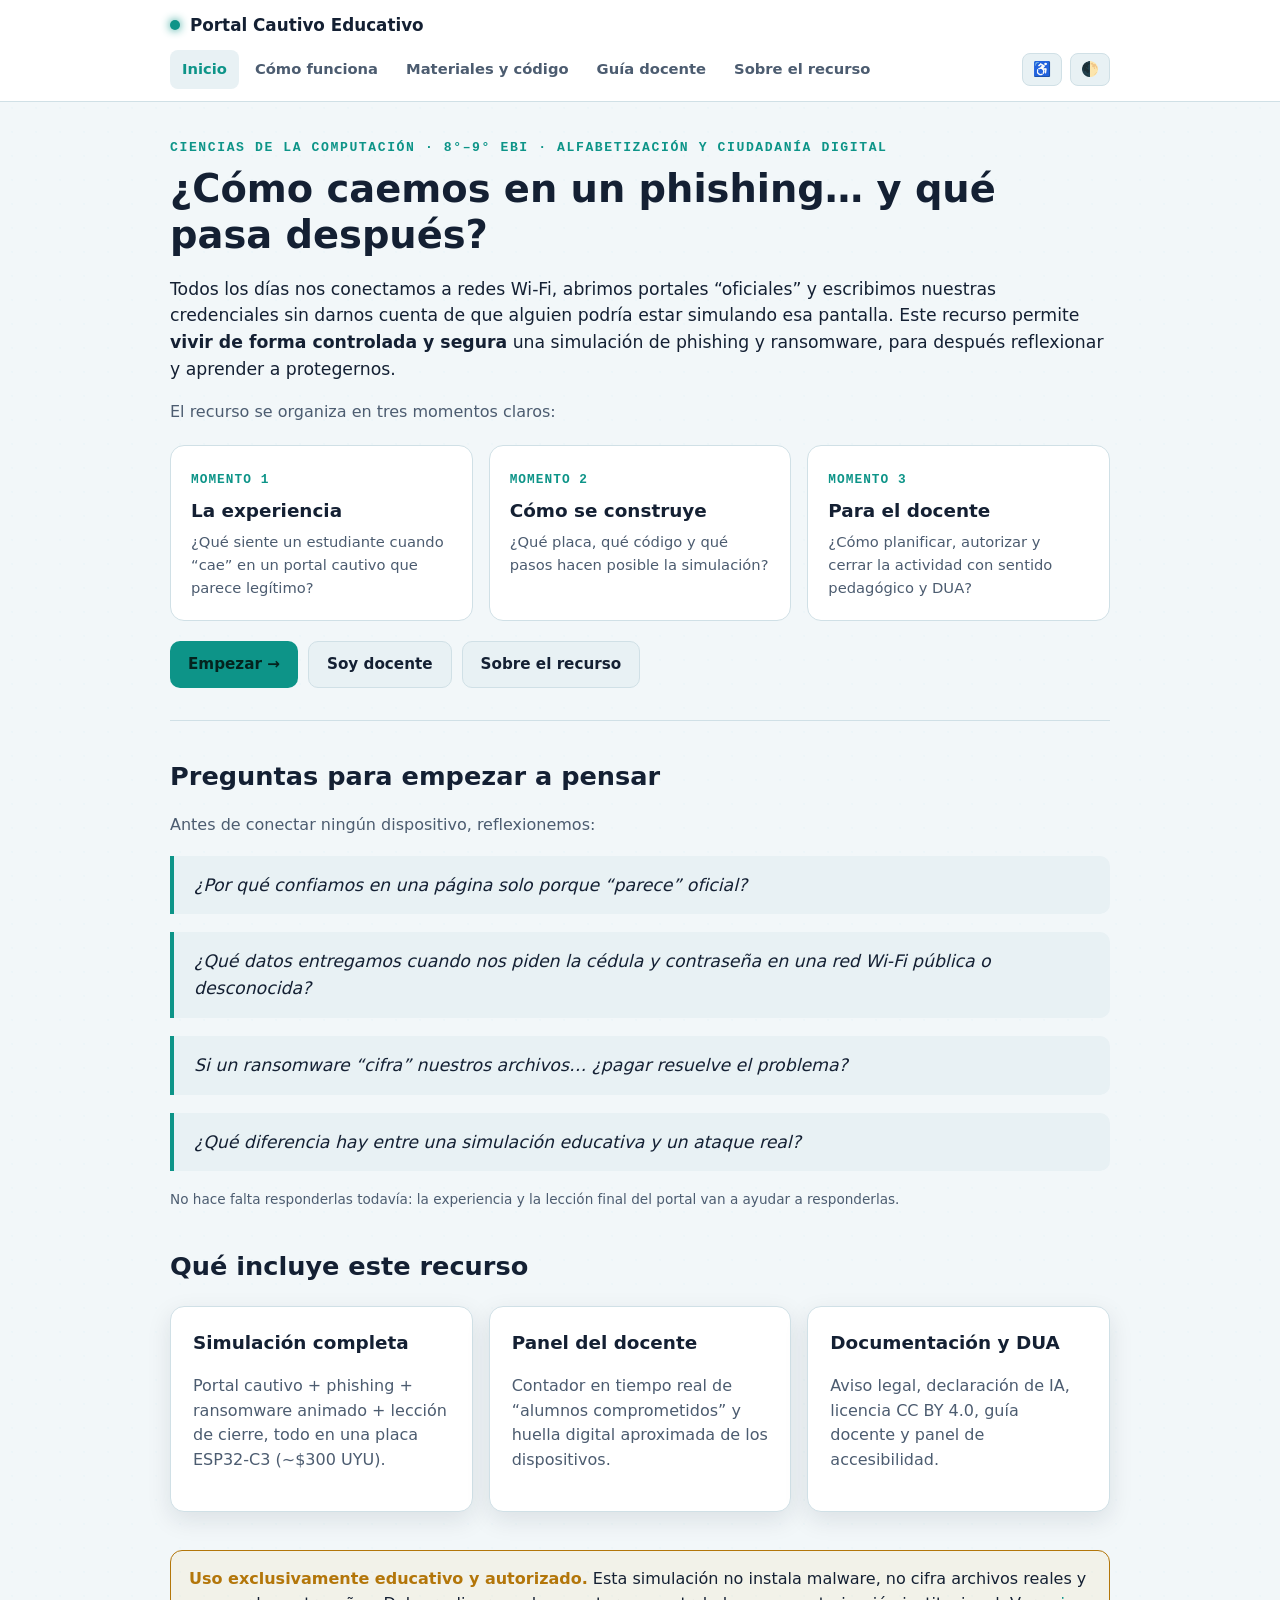
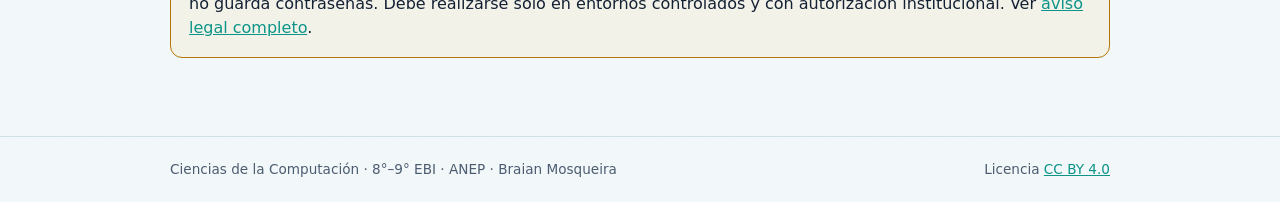
<file: index.html>
<!DOCTYPE html>
<html lang="es">
<head>
<meta charset="UTF-8">
<meta name="viewport" content="width=device-width, initial-scale=1.0">
<script>if(new URLSearchParams(location.search).has("embed")){document.documentElement.classList.add("embed");}</script>
<title>Portal Cautivo Educativo — Phishing y Ransomware | 8°–9° EBI</title>
<meta name="description" content="Simulación educativa controlada de phishing y ransomware con ESP32 para 8° y 9° EBI. Alfabetización y Ciudadanía Digital.">
<link rel="stylesheet" href="assets/style.css">
</head>
<body>

<header class="site">
  <div class="nav-row">
    <a class="brand" href="index.html"><span class="dot"></span>Portal Cautivo Educativo</a>
    <nav class="links">
      <a href="index.html" class="active">Inicio</a>
      <a href="como-funciona.html">Cómo funciona</a>
      <a href="materiales.html">Materiales y código</a>
      <a href="guia-docente.html">Guía docente</a>
      <a href="recursos-docentes.html">Sobre el recurso</a>
    </nav>
    <div class="header-actions">
      <button class="icon-btn" id="a11y-toggle" aria-label="Abrir panel de accesibilidad" aria-expanded="false" title="Accesibilidad">♿</button>
      <button class="icon-btn" onclick="cycleTheme()" title="Cambiar tema" aria-label="Cambiar tema">🌓</button>
    </div>
  </div>
  <div class="a11y-panel" id="a11y-panel" role="dialog" aria-label="Opciones de accesibilidad">
    <h3>Accesibilidad</h3>
    <div class="a11y-group">
      <label>Tema</label>
      <div class="a11y-btns">
        <button type="button" data-theme="light">Claro</button>
        <button type="button" data-theme="dark">Oscuro</button>
        <button type="button" data-theme="contrast">Alto contraste</button>
      </div>
    </div>
    <div class="a11y-group">
      <label>Tamaño de texto</label>
      <div class="a11y-btns">
        <button type="button" data-fs="sm">A−</button>
        <button type="button" data-fs="md">A</button>
        <button type="button" data-fs="lg">A+</button>
        <button type="button" data-fs="xl">A++</button>
      </div>
    </div>
    <div class="a11y-group">
      <label>Lectura</label>
      <div class="a11y-btns">
        <button type="button" data-dyslexia="off">Normal</button>
        <button type="button" data-dyslexia="on">Dislexia</button>
      </div>
    </div>
    <div class="a11y-group">
      <label>Movimiento</label>
      <div class="a11y-btns">
        <button type="button" data-motion="off">Normal</button>
        <button type="button" data-motion="on">Reducir</button>
      </div>
    </div>
    <p class="small" style="margin:8px 0 0;">Las preferencias se guardan en este navegador.</p>
  </div>
</header>

<main>
  <div class="container">
    <p class="eyebrow">Ciencias de la Computación · 8°–9° EBI · Alfabetización y Ciudadanía Digital</p>
    <h1>¿Cómo caemos en un phishing… y qué pasa después?</h1>
    <p class="lead">
      Todos los días nos conectamos a redes Wi-Fi, abrimos portales “oficiales” y escribimos
      nuestras credenciales sin darnos cuenta de que alguien podría estar simulando esa pantalla.
      Este recurso permite <strong>vivir de forma controlada y segura</strong> una simulación de
      phishing y ransomware, para después reflexionar y aprender a protegernos.
    </p>

    <p>El recurso se organiza en tres momentos claros:</p>

    <div class="grid">
      <a class="stage-card" href="como-funciona.html">
        <span class="stage-num">MOMENTO 1</span>
        <h3>La experiencia</h3>
        <p>¿Qué siente un estudiante cuando “cae” en un portal cautivo que parece legítimo?</p>
      </a>
      <a class="stage-card" href="materiales.html">
        <span class="stage-num">MOMENTO 2</span>
        <h3>Cómo se construye</h3>
        <p>¿Qué placa, qué código y qué pasos hacen posible la simulación?</p>
      </a>
      <a class="stage-card" href="guia-docente.html">
        <span class="stage-num">MOMENTO 3</span>
        <h3>Para el docente</h3>
        <p>¿Cómo planificar, autorizar y cerrar la actividad con sentido pedagógico y DUA?</p>
      </a>
    </div>

    <div class="btn-row">
      <a class="btn" href="como-funciona.html">Empezar →</a>
      <a class="btn secondary" href="guia-docente.html">Soy docente</a>
      <a class="btn secondary" href="recursos-docentes.html">Sobre el recurso</a>
    </div>

    <hr class="sep">

    <h2>Preguntas para empezar a pensar</h2>
    <p>Antes de conectar ningún dispositivo, reflexionemos:</p>
    <blockquote class="question">¿Por qué confiamos en una página solo porque “parece” oficial?</blockquote>
    <blockquote class="question">¿Qué datos entregamos cuando nos piden la cédula y contraseña en una red Wi-Fi pública o desconocida?</blockquote>
    <blockquote class="question">Si un ransomware “cifra” nuestros archivos… ¿pagar resuelve el problema?</blockquote>
    <blockquote class="question">¿Qué diferencia hay entre una simulación educativa y un ataque real?</blockquote>
    <p class="small">No hace falta responderlas todavía: la experiencia y la lección final del portal van a ayudar a responderlas.</p>

    <h2>Qué incluye este recurso</h2>
    <div class="grid">
      <div class="card">
        <h3>Simulación completa</h3>
        <p>Portal cautivo + phishing + ransomware animado + lección de cierre, todo en una placa ESP32-C3 (~$300 UYU).</p>
      </div>
      <div class="card">
        <h3>Panel del docente</h3>
        <p>Contador en tiempo real de “alumnos comprometidos” y huella digital aproximada de los dispositivos.</p>
      </div>
      <div class="card">
        <h3>Documentación y DUA</h3>
        <p>Aviso legal, declaración de IA, licencia CC BY 4.0, guía docente y panel de accesibilidad.</p>
      </div>
    </div>

    <div class="callout warn">
      <strong>Uso exclusivamente educativo y autorizado.</strong>
      Esta simulación no instala malware, no cifra archivos reales y no guarda contraseñas.
      Debe realizarse solo en entornos controlados y con autorización institucional.
      Ver <a href="aviso-legal.html">aviso legal completo</a>.
    </div>
  </div>
</main>

<footer class="site">
  <div class="container">
    <span>Ciencias de la Computación · 8°–9° EBI · ANEP · Braian Mosqueira</span>
    <span>Licencia <a href="licencia.html">CC BY 4.0</a></span>
  </div>
</footer>

<script src="assets/a11y.js"></script>
</body>
</html>
</file>
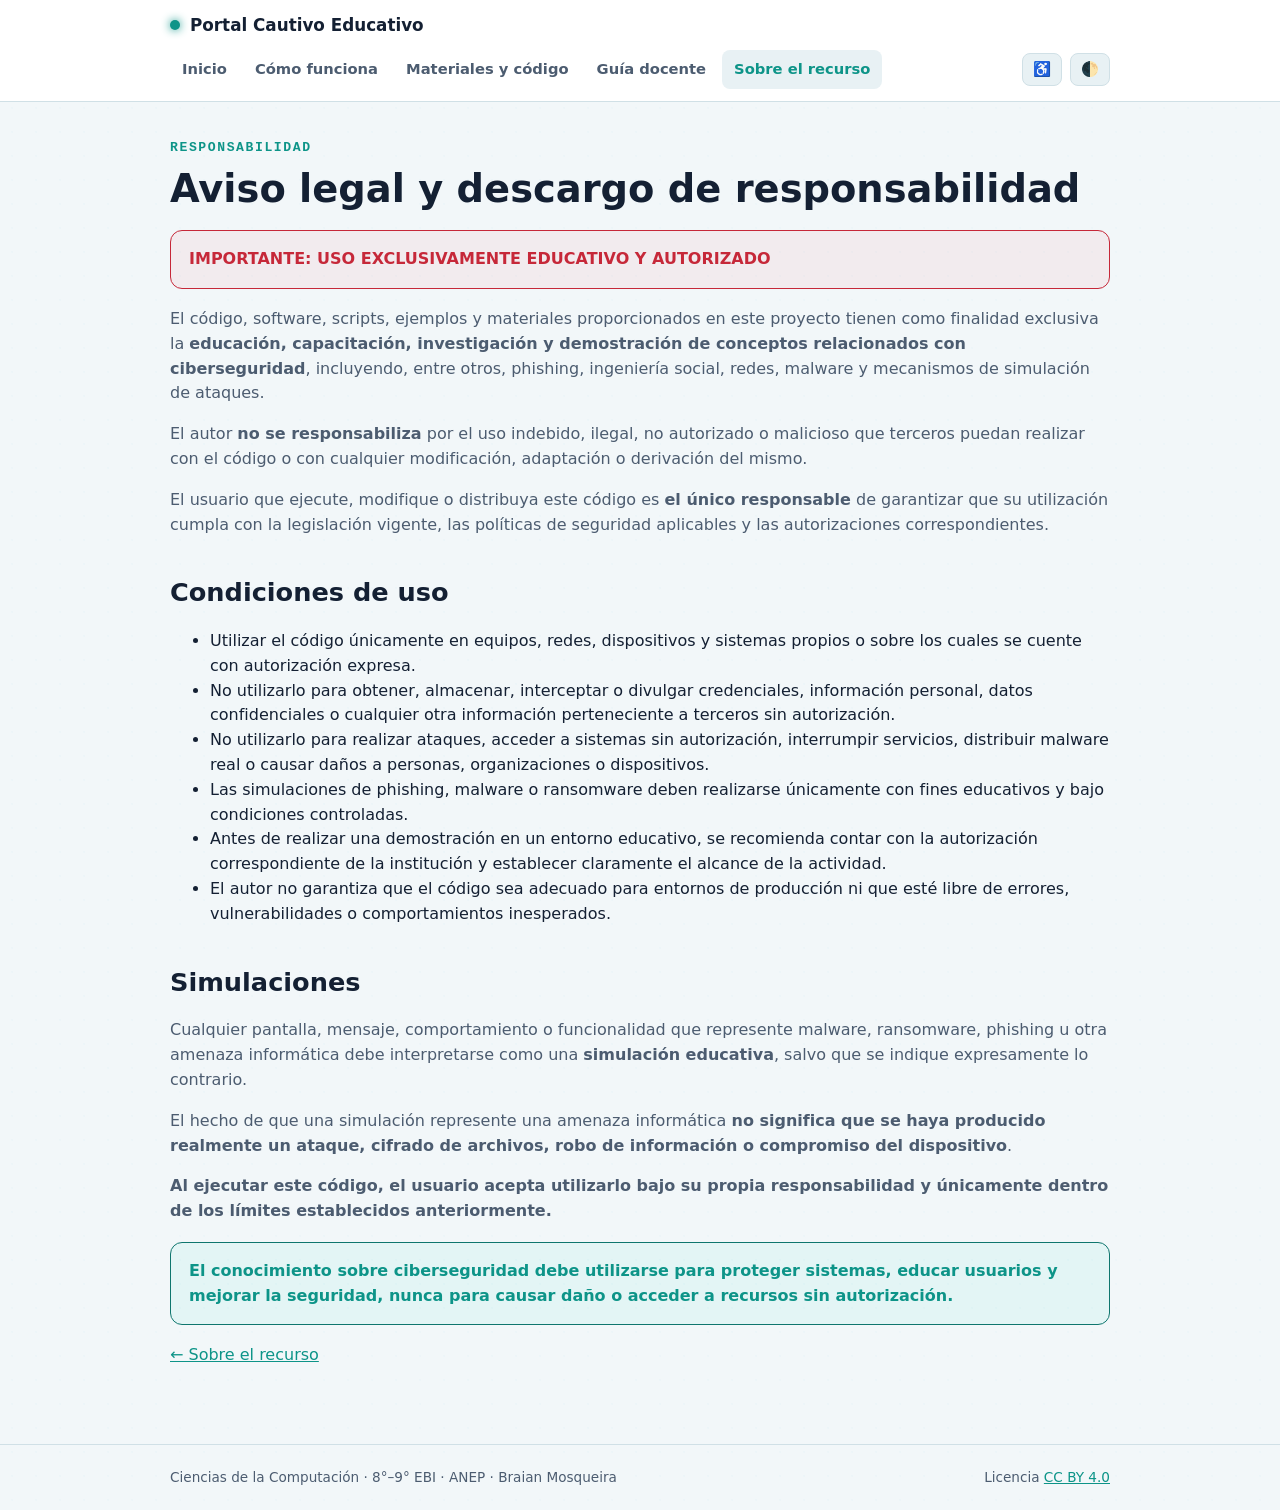
<file: aviso-legal.html>
<!DOCTYPE html>
<html lang="es">
<head>
<meta charset="UTF-8">
<meta name="viewport" content="width=device-width, initial-scale=1.0">
<script>if(new URLSearchParams(location.search).has("embed")){document.documentElement.classList.add("embed");}</script>
<title>Aviso legal — Portal Cautivo Educativo</title>
<link rel="stylesheet" href="assets/style.css">
</head>
<body>
<header class="site">
  <div class="nav-row">
    <a class="brand" href="index.html"><span class="dot"></span>Portal Cautivo Educativo</a>
    <nav class="links">
      <a href="index.html">Inicio</a>
      <a href="como-funciona.html">Cómo funciona</a>
      <a href="materiales.html">Materiales y código</a>
      <a href="guia-docente.html">Guía docente</a>
      <a href="recursos-docentes.html" class="active">Sobre el recurso</a>
    </nav>
    <div class="header-actions">
      <button class="icon-btn" id="a11y-toggle" aria-label="Abrir panel de accesibilidad" aria-expanded="false" title="Accesibilidad">♿</button>
      <button class="icon-btn" onclick="cycleTheme()" title="Cambiar tema" aria-label="Cambiar tema">🌓</button>
    </div>
  </div>
  <div class="a11y-panel" id="a11y-panel" role="dialog" aria-label="Opciones de accesibilidad">
    <h3>Accesibilidad</h3>
    <div class="a11y-group"><label>Tema</label><div class="a11y-btns"><button type="button" data-theme="light">Claro</button><button type="button" data-theme="dark">Oscuro</button><button type="button" data-theme="contrast">Alto contraste</button></div></div>
    <div class="a11y-group"><label>Tamaño de texto</label><div class="a11y-btns"><button type="button" data-fs="sm">A−</button><button type="button" data-fs="md">A</button><button type="button" data-fs="lg">A+</button><button type="button" data-fs="xl">A++</button></div></div>
    <div class="a11y-group"><label>Lectura</label><div class="a11y-btns"><button type="button" data-dyslexia="off">Normal</button><button type="button" data-dyslexia="on">Dislexia</button></div></div>
    <div class="a11y-group"><label>Movimiento</label><div class="a11y-btns"><button type="button" data-motion="off">Normal</button><button type="button" data-motion="on">Reducir</button></div></div>
  </div>
</header>

<main>
  <div class="container">
    <p class="eyebrow">Responsabilidad</p>
    <h1>Aviso legal y descargo de responsabilidad</h1>

    <div class="callout danger">
      <strong>IMPORTANTE: USO EXCLUSIVAMENTE EDUCATIVO Y AUTORIZADO</strong>
    </div>

    <p>El código, software, scripts, ejemplos y materiales proporcionados en este proyecto tienen como finalidad exclusiva la <strong>educación, capacitación, investigación y demostración de conceptos relacionados con ciberseguridad</strong>, incluyendo, entre otros, phishing, ingeniería social, redes, malware y mecanismos de simulación de ataques.</p>

    <p>El autor <strong>no se responsabiliza</strong> por el uso indebido, ilegal, no autorizado o malicioso que terceros puedan realizar con el código o con cualquier modificación, adaptación o derivación del mismo.</p>

    <p>El usuario que ejecute, modifique o distribuya este código es <strong>el único responsable</strong> de garantizar que su utilización cumpla con la legislación vigente, las políticas de seguridad aplicables y las autorizaciones correspondientes.</p>

    <h2>Condiciones de uso</h2>
    <ul>
      <li>Utilizar el código únicamente en equipos, redes, dispositivos y sistemas propios o sobre los cuales se cuente con autorización expresa.</li>
      <li>No utilizarlo para obtener, almacenar, interceptar o divulgar credenciales, información personal, datos confidenciales o cualquier otra información perteneciente a terceros sin autorización.</li>
      <li>No utilizarlo para realizar ataques, acceder a sistemas sin autorización, interrumpir servicios, distribuir malware real o causar daños a personas, organizaciones o dispositivos.</li>
      <li>Las simulaciones de phishing, malware o ransomware deben realizarse únicamente con fines educativos y bajo condiciones controladas.</li>
      <li>Antes de realizar una demostración en un entorno educativo, se recomienda contar con la autorización correspondiente de la institución y establecer claramente el alcance de la actividad.</li>
      <li>El autor no garantiza que el código sea adecuado para entornos de producción ni que esté libre de errores, vulnerabilidades o comportamientos inesperados.</li>
    </ul>

    <h2>Simulaciones</h2>
    <p>Cualquier pantalla, mensaje, comportamiento o funcionalidad que represente malware, ransomware, phishing u otra amenaza informática debe interpretarse como una <strong>simulación educativa</strong>, salvo que se indique expresamente lo contrario.</p>
    <p>El hecho de que una simulación represente una amenaza informática <strong>no significa que se haya producido realmente un ataque, cifrado de archivos, robo de información o compromiso del dispositivo</strong>.</p>
    <p><strong>Al ejecutar este código, el usuario acepta utilizarlo bajo su propia responsabilidad y únicamente dentro de los límites establecidos anteriormente.</strong></p>

    <div class="callout">
      <strong>El conocimiento sobre ciberseguridad debe utilizarse para proteger sistemas, educar usuarios y mejorar la seguridad, nunca para causar daño o acceder a recursos sin autorización.</strong>
    </div>

    <p><a href="recursos-docentes.html">← Sobre el recurso</a></p>
  </div>
</main>

<footer class="site">
  <div class="container">
    <span>Ciencias de la Computación · 8°–9° EBI · ANEP · Braian Mosqueira</span>
    <span>Licencia <a href="licencia.html">CC BY 4.0</a></span>
  </div>
</footer>
<script src="assets/a11y.js"></script>
</body>
</html>
</file>
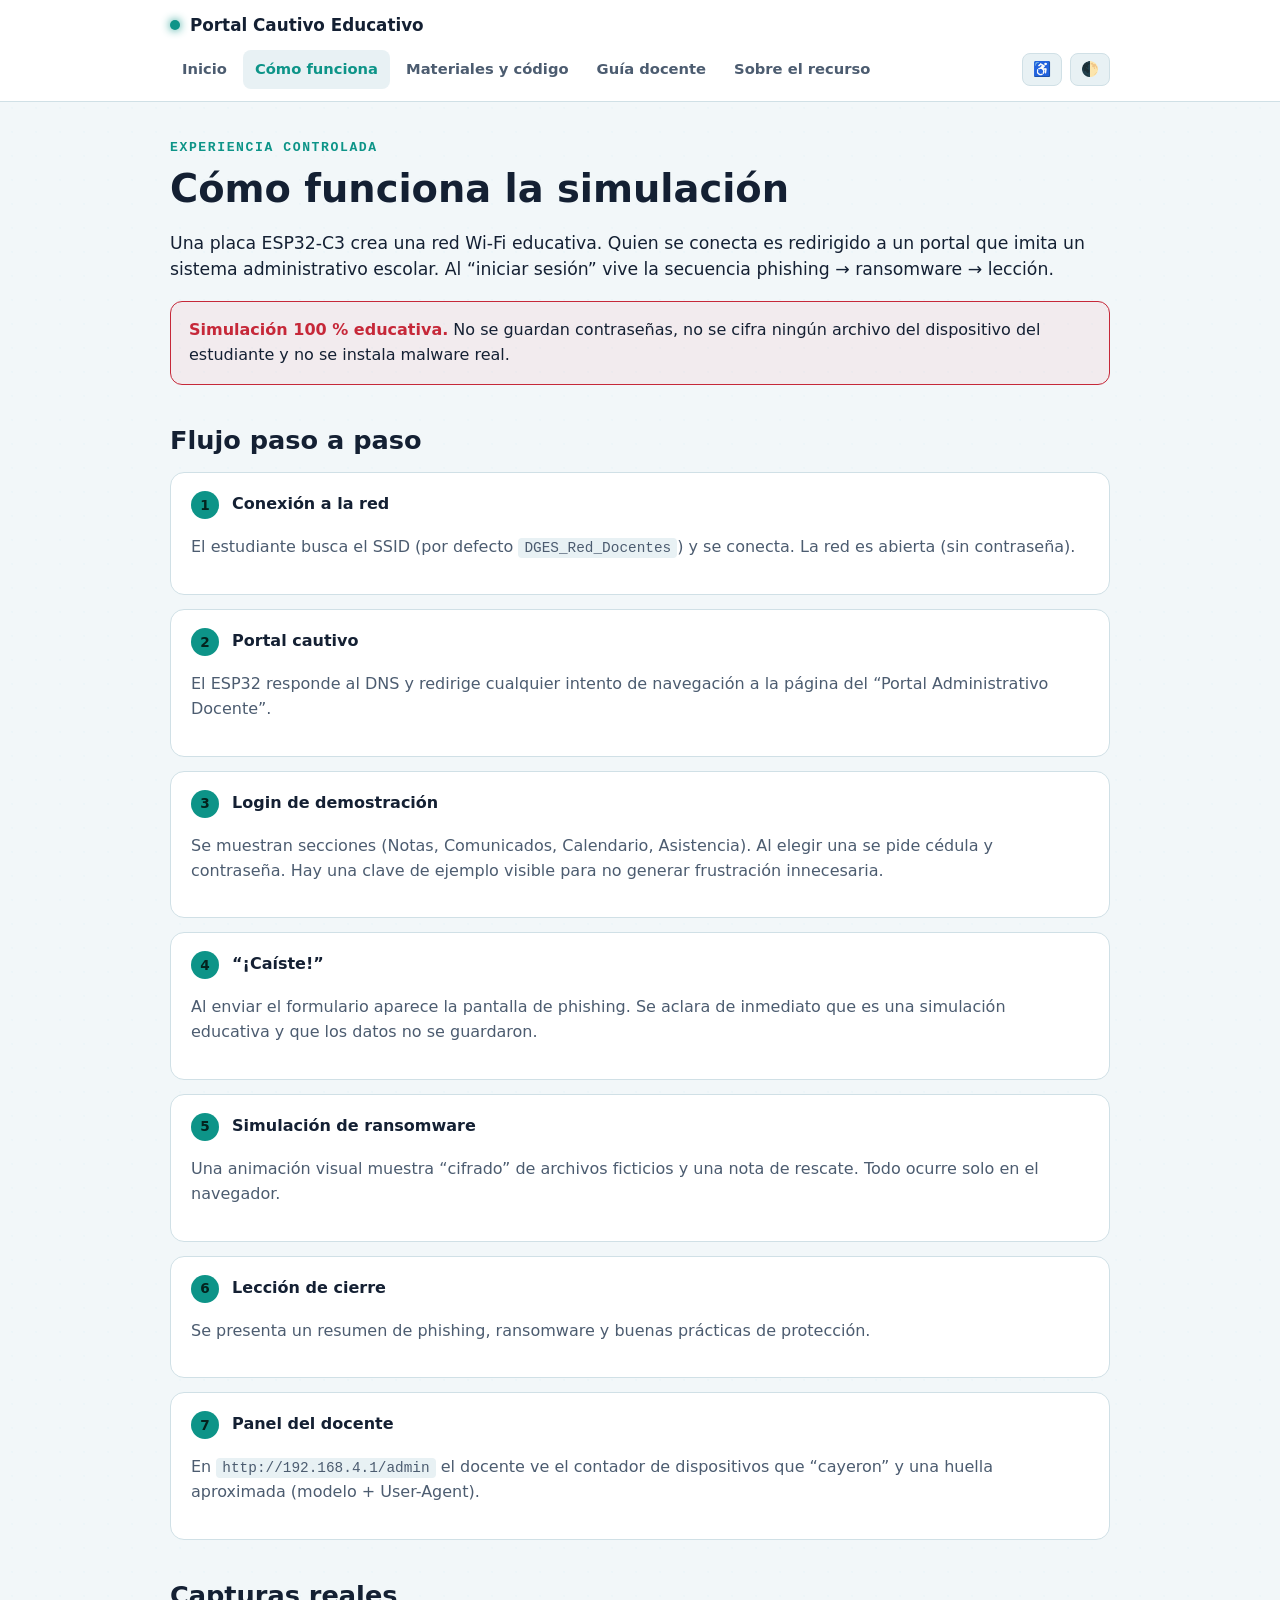
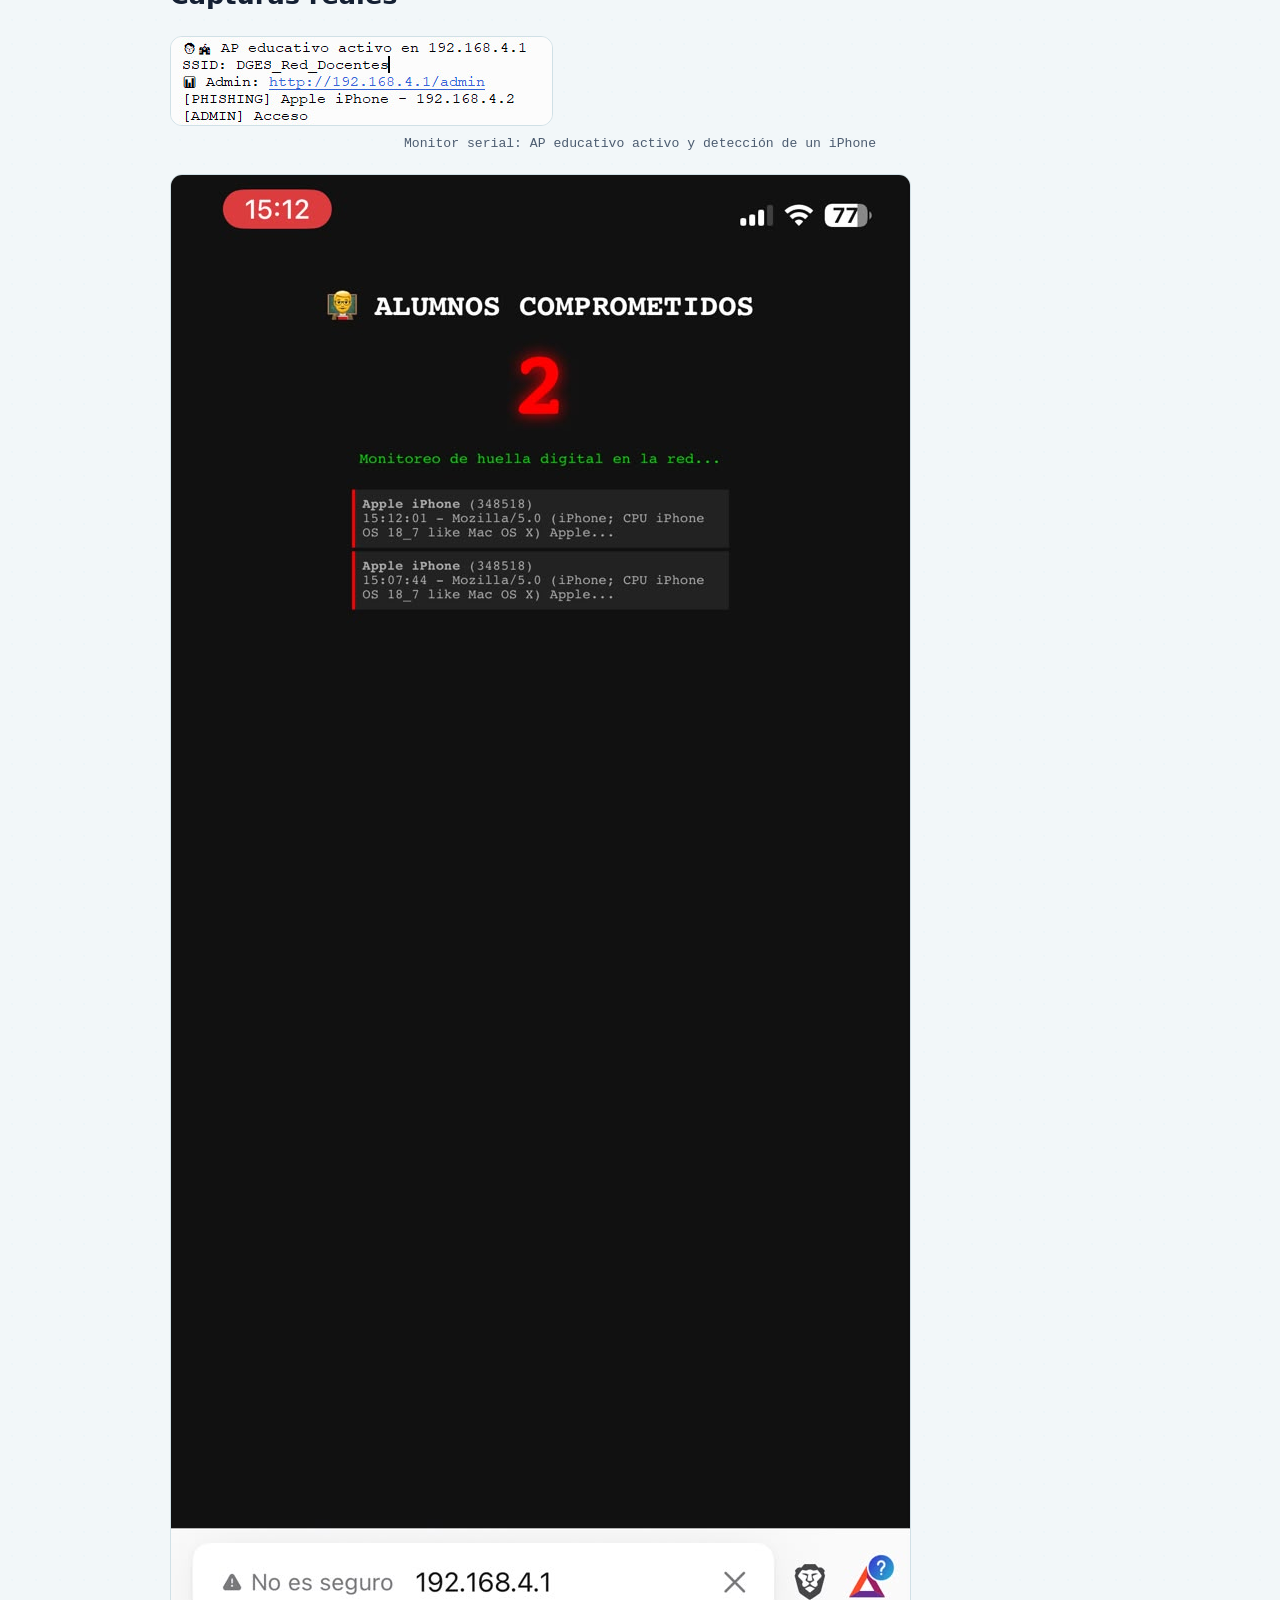
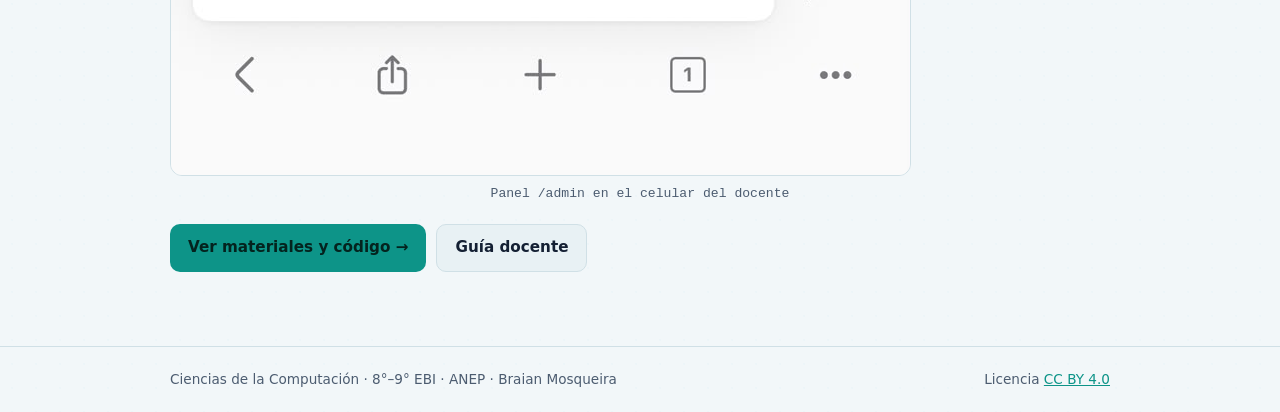
<file: como-funciona.html>
<!DOCTYPE html>
<html lang="es">
<head>
<meta charset="UTF-8">
<meta name="viewport" content="width=device-width, initial-scale=1.0">
<script>if(new URLSearchParams(location.search).has("embed")){document.documentElement.classList.add("embed");}</script>
<title>Cómo funciona — Portal Cautivo Educativo</title>
<link rel="stylesheet" href="assets/style.css">
</head>
<body>
<header class="site">
  <div class="nav-row">
    <a class="brand" href="index.html"><span class="dot"></span>Portal Cautivo Educativo</a>
    <nav class="links">
      <a href="index.html">Inicio</a>
      <a href="como-funciona.html" class="active">Cómo funciona</a>
      <a href="materiales.html">Materiales y código</a>
      <a href="guia-docente.html">Guía docente</a>
      <a href="recursos-docentes.html">Sobre el recurso</a>
    </nav>
    <div class="header-actions">
      <button class="icon-btn" id="a11y-toggle" aria-label="Abrir panel de accesibilidad" aria-expanded="false" title="Accesibilidad">♿</button>
      <button class="icon-btn" onclick="cycleTheme()" title="Cambiar tema" aria-label="Cambiar tema">🌓</button>
    </div>
  </div>
  <div class="a11y-panel" id="a11y-panel" role="dialog" aria-label="Opciones de accesibilidad">
    <h3>Accesibilidad</h3>
    <div class="a11y-group"><label>Tema</label><div class="a11y-btns"><button type="button" data-theme="light">Claro</button><button type="button" data-theme="dark">Oscuro</button><button type="button" data-theme="contrast">Alto contraste</button></div></div>
    <div class="a11y-group"><label>Tamaño de texto</label><div class="a11y-btns"><button type="button" data-fs="sm">A−</button><button type="button" data-fs="md">A</button><button type="button" data-fs="lg">A+</button><button type="button" data-fs="xl">A++</button></div></div>
    <div class="a11y-group"><label>Lectura</label><div class="a11y-btns"><button type="button" data-dyslexia="off">Normal</button><button type="button" data-dyslexia="on">Dislexia</button></div></div>
    <div class="a11y-group"><label>Movimiento</label><div class="a11y-btns"><button type="button" data-motion="off">Normal</button><button type="button" data-motion="on">Reducir</button></div></div>
    <p class="small" style="margin:8px 0 0;">Las preferencias se guardan en este navegador.</p>
  </div>
</header>

<main>
  <div class="container">
    <p class="eyebrow">Experiencia controlada</p>
    <h1>Cómo funciona la simulación</h1>
    <p class="lead">Una placa ESP32-C3 crea una red Wi-Fi educativa. Quien se conecta es redirigido a un portal que imita un sistema administrativo escolar. Al “iniciar sesión” vive la secuencia phishing → ransomware → lección.</p>

    <div class="callout danger">
      <strong>Simulación 100 % educativa.</strong> No se guardan contraseñas, no se cifra ningún archivo del dispositivo del estudiante y no se instala malware real.
    </div>

    <h2>Flujo paso a paso</h2>

    <div class="step">
      <span class="step-num">1</span> <strong>Conexión a la red</strong>
      <p>El estudiante busca el SSID (por defecto <code class="inline">DGES_Red_Docentes</code>) y se conecta. La red es abierta (sin contraseña).</p>
    </div>
    <div class="step">
      <span class="step-num">2</span> <strong>Portal cautivo</strong>
      <p>El ESP32 responde al DNS y redirige cualquier intento de navegación a la página del “Portal Administrativo Docente”.</p>
    </div>
    <div class="step">
      <span class="step-num">3</span> <strong>Login de demostración</strong>
      <p>Se muestran secciones (Notas, Comunicados, Calendario, Asistencia). Al elegir una se pide cédula y contraseña. Hay una clave de ejemplo visible para no generar frustración innecesaria.</p>
    </div>
    <div class="step">
      <span class="step-num">4</span> <strong>“¡Caíste!”</strong>
      <p>Al enviar el formulario aparece la pantalla de phishing. Se aclara de inmediato que es una simulación educativa y que los datos no se guardaron.</p>
    </div>
    <div class="step">
      <span class="step-num">5</span> <strong>Simulación de ransomware</strong>
      <p>Una animación visual muestra “cifrado” de archivos ficticios y una nota de rescate. Todo ocurre solo en el navegador.</p>
    </div>
    <div class="step">
      <span class="step-num">6</span> <strong>Lección de cierre</strong>
      <p>Se presenta un resumen de phishing, ransomware y buenas prácticas de protección.</p>
    </div>
    <div class="step">
      <span class="step-num">7</span> <strong>Panel del docente</strong>
      <p>En <code class="inline">http://192.168.4.1/admin</code> el docente ve el contador de dispositivos que “cayeron” y una huella aproximada (modelo + User-Agent).</p>
    </div>

    <h2>Capturas reales</h2>

    <figure>
      <img src="assets/serial-monitor.jpg" alt="Monitor serial de Thonny mostrando AP activo y detección de phishing">
      <figcaption>Monitor serial: AP educativo activo y detección de un iPhone</figcaption>
    </figure>

    <figure>
      <img src="assets/admin-panel.jpg" alt="Panel de administración en el celular mostrando alumnos comprometidos">
      <figcaption>Panel /admin en el celular del docente</figcaption>
    </figure>

    <div class="btn-row">
      <a class="btn" href="materiales.html">Ver materiales y código →</a>
      <a class="btn secondary" href="guia-docente.html">Guía docente</a>
    </div>
  </div>
</main>

<footer class="site">
  <div class="container">
    <span>Ciencias de la Computación · 8°–9° EBI · ANEP · Braian Mosqueira</span>
    <span>Licencia <a href="licencia.html">CC BY 4.0</a></span>
  </div>
</footer>
<script src="assets/a11y.js"></script>
</body>
</html>
</file>
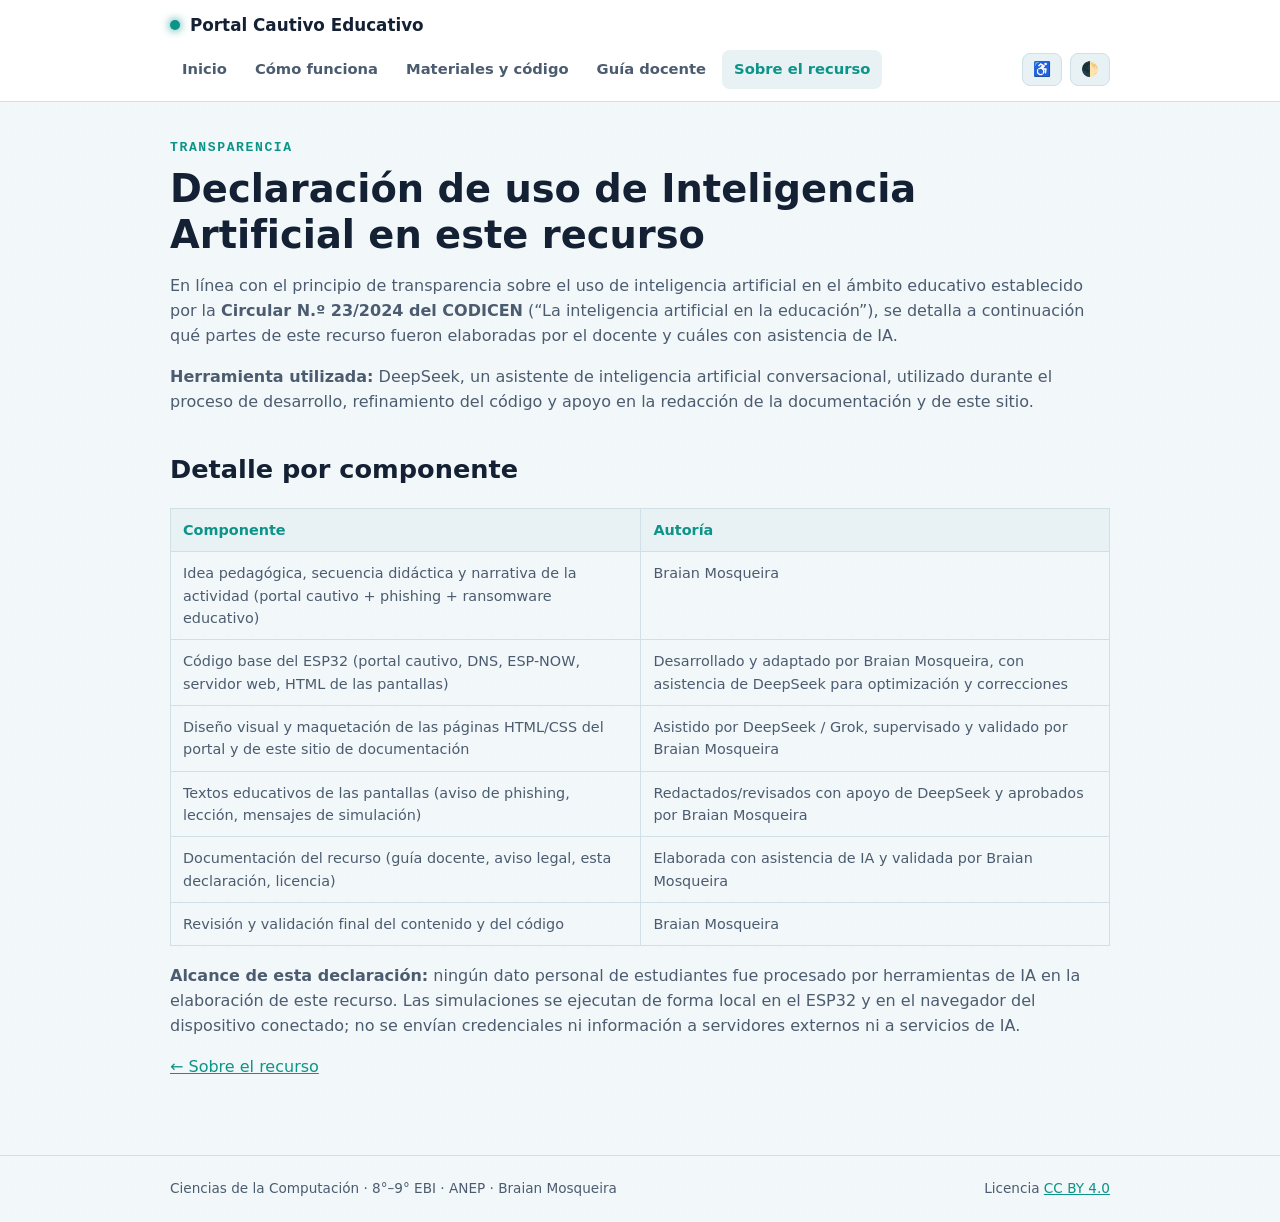
<file: declaracion-ia.html>
<!DOCTYPE html>
<html lang="es">
<head>
<meta charset="UTF-8">
<meta name="viewport" content="width=device-width, initial-scale=1.0">
<script>if(new URLSearchParams(location.search).has("embed")){document.documentElement.classList.add("embed");}</script>
<title>Declaración de uso de IA — Portal Cautivo Educativo</title>
<link rel="stylesheet" href="assets/style.css">
</head>
<body>
<header class="site">
  <div class="nav-row">
    <a class="brand" href="index.html"><span class="dot"></span>Portal Cautivo Educativo</a>
    <nav class="links">
      <a href="index.html">Inicio</a>
      <a href="como-funciona.html">Cómo funciona</a>
      <a href="materiales.html">Materiales y código</a>
      <a href="guia-docente.html">Guía docente</a>
      <a href="recursos-docentes.html" class="active">Sobre el recurso</a>
    </nav>
    <div class="header-actions">
      <button class="icon-btn" id="a11y-toggle" aria-label="Abrir panel de accesibilidad" aria-expanded="false" title="Accesibilidad">♿</button>
      <button class="icon-btn" onclick="cycleTheme()" title="Cambiar tema" aria-label="Cambiar tema">🌓</button>
    </div>
  </div>
  <div class="a11y-panel" id="a11y-panel" role="dialog" aria-label="Opciones de accesibilidad">
    <h3>Accesibilidad</h3>
    <div class="a11y-group"><label>Tema</label><div class="a11y-btns"><button type="button" data-theme="light">Claro</button><button type="button" data-theme="dark">Oscuro</button><button type="button" data-theme="contrast">Alto contraste</button></div></div>
    <div class="a11y-group"><label>Tamaño de texto</label><div class="a11y-btns"><button type="button" data-fs="sm">A−</button><button type="button" data-fs="md">A</button><button type="button" data-fs="lg">A+</button><button type="button" data-fs="xl">A++</button></div></div>
    <div class="a11y-group"><label>Lectura</label><div class="a11y-btns"><button type="button" data-dyslexia="off">Normal</button><button type="button" data-dyslexia="on">Dislexia</button></div></div>
    <div class="a11y-group"><label>Movimiento</label><div class="a11y-btns"><button type="button" data-motion="off">Normal</button><button type="button" data-motion="on">Reducir</button></div></div>
  </div>
</header>

<main>
  <div class="container">
    <p class="eyebrow">Transparencia</p>
    <h1>Declaración de uso de Inteligencia Artificial en este recurso</h1>

    <p>En línea con el principio de transparencia sobre el uso de inteligencia artificial en el ámbito educativo establecido por la <strong>Circular N.º 23/2024 del CODICEN</strong> (“La inteligencia artificial en la educación”), se detalla a continuación qué partes de este recurso fueron elaboradas por el docente y cuáles con asistencia de IA.</p>

    <p><strong>Herramienta utilizada:</strong> DeepSeek, un asistente de inteligencia artificial conversacional, utilizado durante el proceso de desarrollo, refinamiento del código y apoyo en la redacción de la documentación y de este sitio.</p>

    <h2>Detalle por componente</h2>
    <table>
      <thead>
        <tr><th>Componente</th><th>Autoría</th></tr>
      </thead>
      <tbody>
        <tr>
          <td>Idea pedagógica, secuencia didáctica y narrativa de la actividad (portal cautivo + phishing + ransomware educativo)</td>
          <td>Braian Mosqueira</td>
        </tr>
        <tr>
          <td>Código base del ESP32 (portal cautivo, DNS, ESP-NOW, servidor web, HTML de las pantallas)</td>
          <td>Desarrollado y adaptado por Braian Mosqueira, con asistencia de DeepSeek para optimización y correcciones</td>
        </tr>
        <tr>
          <td>Diseño visual y maquetación de las páginas HTML/CSS del portal y de este sitio de documentación</td>
          <td>Asistido por DeepSeek / Grok, supervisado y validado por Braian Mosqueira</td>
        </tr>
        <tr>
          <td>Textos educativos de las pantallas (aviso de phishing, lección, mensajes de simulación)</td>
          <td>Redactados/revisados con apoyo de DeepSeek y aprobados por Braian Mosqueira</td>
        </tr>
        <tr>
          <td>Documentación del recurso (guía docente, aviso legal, esta declaración, licencia)</td>
          <td>Elaborada con asistencia de IA y validada por Braian Mosqueira</td>
        </tr>
        <tr>
          <td>Revisión y validación final del contenido y del código</td>
          <td>Braian Mosqueira</td>
        </tr>
      </tbody>
    </table>

    <p><strong>Alcance de esta declaración:</strong> ningún dato personal de estudiantes fue procesado por herramientas de IA en la elaboración de este recurso. Las simulaciones se ejecutan de forma local en el ESP32 y en el navegador del dispositivo conectado; no se envían credenciales ni información a servidores externos ni a servicios de IA.</p>

    <p><a href="recursos-docentes.html">← Sobre el recurso</a></p>
  </div>
</main>

<footer class="site">
  <div class="container">
    <span>Ciencias de la Computación · 8°–9° EBI · ANEP · Braian Mosqueira</span>
    <span>Licencia <a href="licencia.html">CC BY 4.0</a></span>
  </div>
</footer>
<script src="assets/a11y.js"></script>
</body>
</html>
</file>
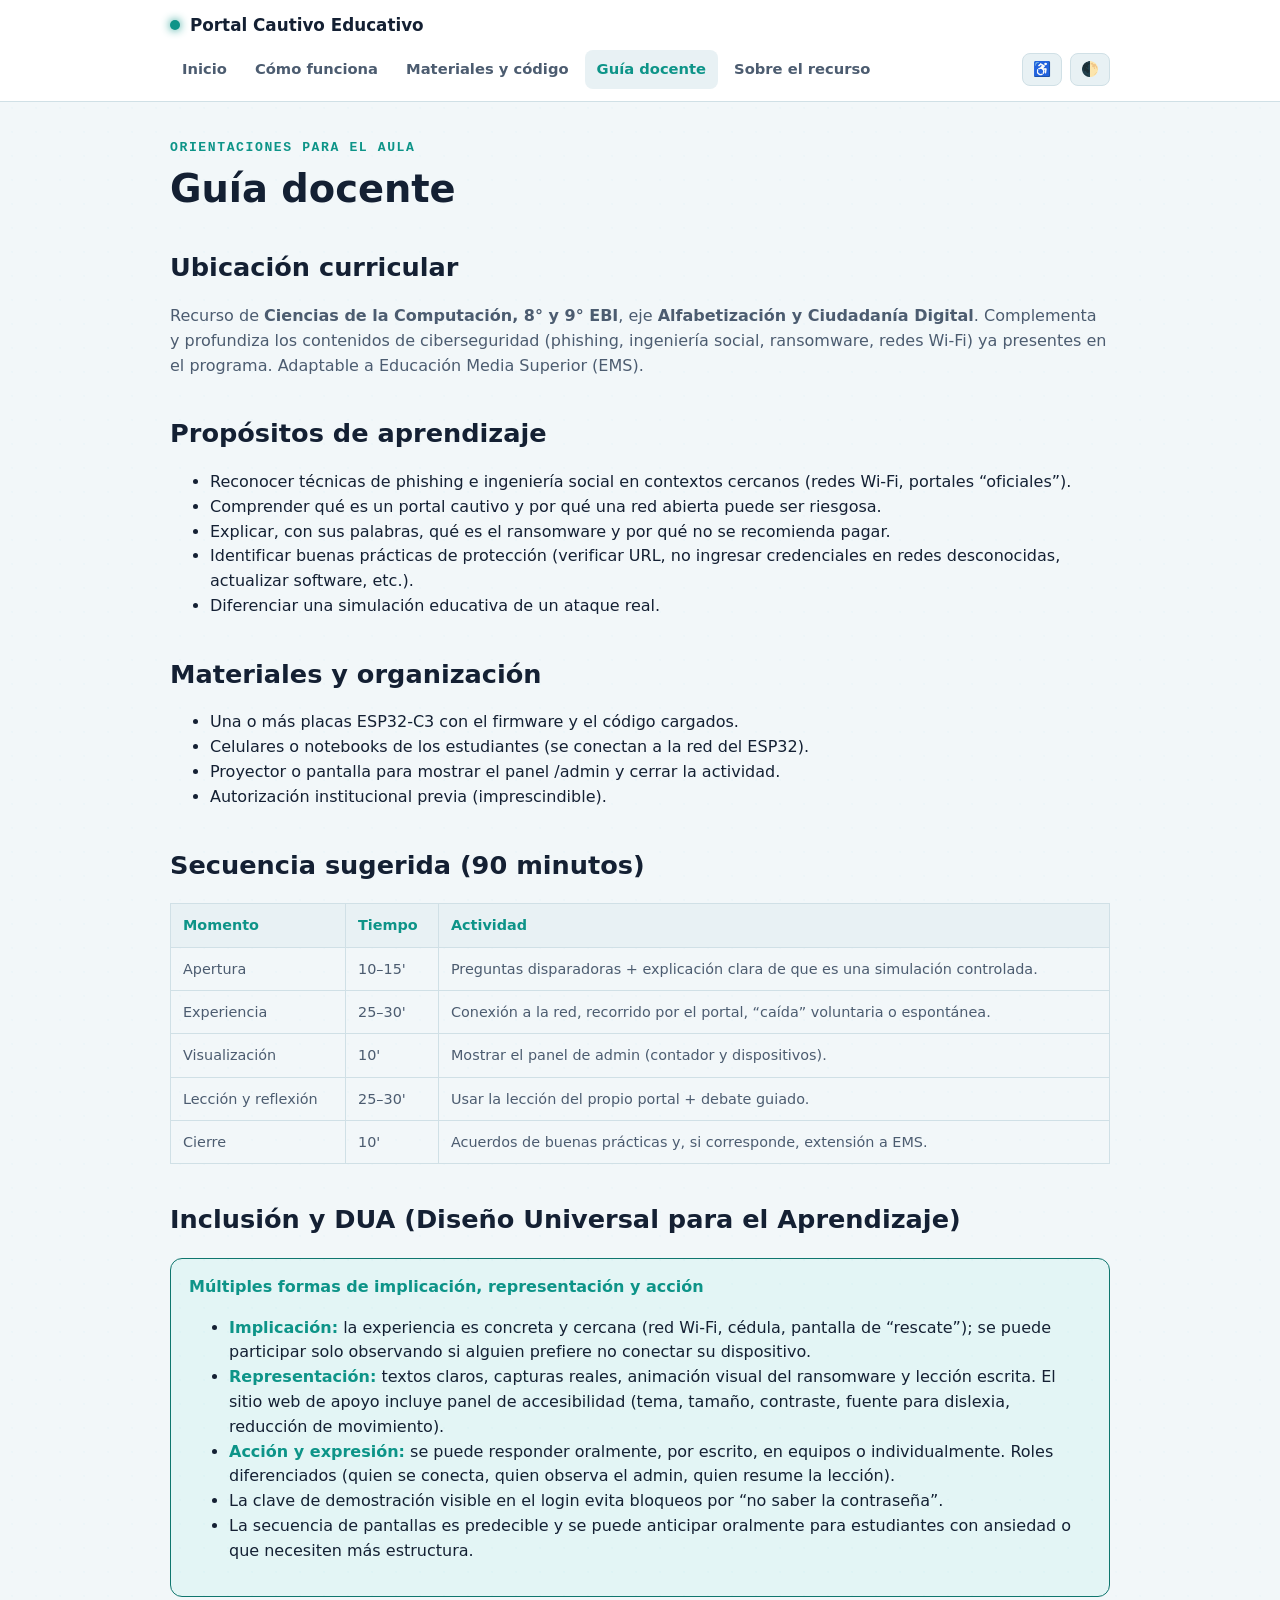
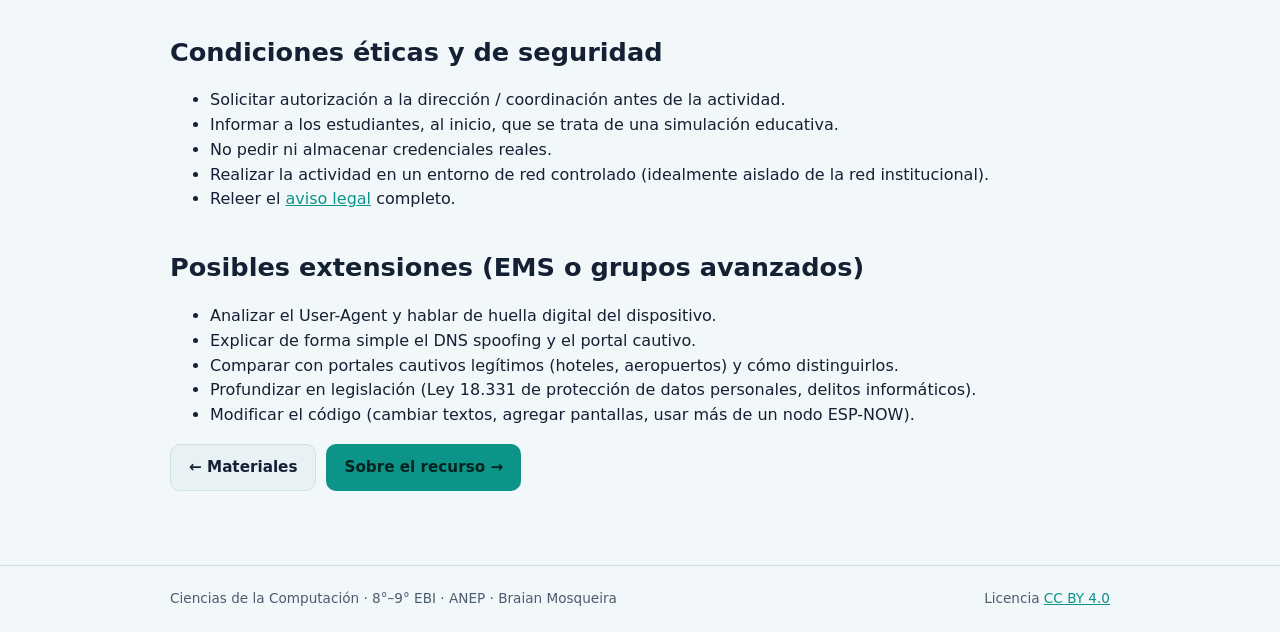
<file: guia-docente.html>
<!DOCTYPE html>
<html lang="es">
<head>
<meta charset="UTF-8">
<meta name="viewport" content="width=device-width, initial-scale=1.0">
<script>if(new URLSearchParams(location.search).has("embed")){document.documentElement.classList.add("embed");}</script>
<title>Guía docente — Portal Cautivo Educativo</title>
<link rel="stylesheet" href="assets/style.css">
</head>
<body>
<header class="site">
  <div class="nav-row">
    <a class="brand" href="index.html"><span class="dot"></span>Portal Cautivo Educativo</a>
    <nav class="links">
      <a href="index.html">Inicio</a>
      <a href="como-funciona.html">Cómo funciona</a>
      <a href="materiales.html">Materiales y código</a>
      <a href="guia-docente.html" class="active">Guía docente</a>
      <a href="recursos-docentes.html">Sobre el recurso</a>
    </nav>
    <div class="header-actions">
      <button class="icon-btn" id="a11y-toggle" aria-label="Abrir panel de accesibilidad" aria-expanded="false" title="Accesibilidad">♿</button>
      <button class="icon-btn" onclick="cycleTheme()" title="Cambiar tema" aria-label="Cambiar tema">🌓</button>
    </div>
  </div>
  <div class="a11y-panel" id="a11y-panel" role="dialog" aria-label="Opciones de accesibilidad">
    <h3>Accesibilidad</h3>
    <div class="a11y-group"><label>Tema</label><div class="a11y-btns"><button type="button" data-theme="light">Claro</button><button type="button" data-theme="dark">Oscuro</button><button type="button" data-theme="contrast">Alto contraste</button></div></div>
    <div class="a11y-group"><label>Tamaño de texto</label><div class="a11y-btns"><button type="button" data-fs="sm">A−</button><button type="button" data-fs="md">A</button><button type="button" data-fs="lg">A+</button><button type="button" data-fs="xl">A++</button></div></div>
    <div class="a11y-group"><label>Lectura</label><div class="a11y-btns"><button type="button" data-dyslexia="off">Normal</button><button type="button" data-dyslexia="on">Dislexia</button></div></div>
    <div class="a11y-group"><label>Movimiento</label><div class="a11y-btns"><button type="button" data-motion="off">Normal</button><button type="button" data-motion="on">Reducir</button></div></div>
  </div>
</header>

<main>
  <div class="container">
    <p class="eyebrow">Orientaciones para el aula</p>
    <h1>Guía docente</h1>

    <h2>Ubicación curricular</h2>
    <p>Recurso de <strong>Ciencias de la Computación, 8° y 9° EBI</strong>, eje <strong>Alfabetización y Ciudadanía Digital</strong>. Complementa y profundiza los contenidos de ciberseguridad (phishing, ingeniería social, ransomware, redes Wi-Fi) ya presentes en el programa. Adaptable a Educación Media Superior (EMS).</p>

    <h2>Propósitos de aprendizaje</h2>
    <ul>
      <li>Reconocer técnicas de phishing e ingeniería social en contextos cercanos (redes Wi-Fi, portales “oficiales”).</li>
      <li>Comprender qué es un portal cautivo y por qué una red abierta puede ser riesgosa.</li>
      <li>Explicar, con sus palabras, qué es el ransomware y por qué no se recomienda pagar.</li>
      <li>Identificar buenas prácticas de protección (verificar URL, no ingresar credenciales en redes desconocidas, actualizar software, etc.).</li>
      <li>Diferenciar una simulación educativa de un ataque real.</li>
    </ul>

    <h2>Materiales y organización</h2>
    <ul>
      <li>Una o más placas ESP32-C3 con el firmware y el código cargados.</li>
      <li>Celulares o notebooks de los estudiantes (se conectan a la red del ESP32).</li>
      <li>Proyector o pantalla para mostrar el panel /admin y cerrar la actividad.</li>
      <li>Autorización institucional previa (imprescindible).</li>
    </ul>

    <h2>Secuencia sugerida (90 minutos)</h2>
    <table>
      <thead><tr><th>Momento</th><th>Tiempo</th><th>Actividad</th></tr></thead>
      <tbody>
        <tr><td>Apertura</td><td>10–15'</td><td>Preguntas disparadoras + explicación clara de que es una simulación controlada.</td></tr>
        <tr><td>Experiencia</td><td>25–30'</td><td>Conexión a la red, recorrido por el portal, “caída” voluntaria o espontánea.</td></tr>
        <tr><td>Visualización</td><td>10'</td><td>Mostrar el panel de admin (contador y dispositivos).</td></tr>
        <tr><td>Lección y reflexión</td><td>25–30'</td><td>Usar la lección del propio portal + debate guiado.</td></tr>
        <tr><td>Cierre</td><td>10'</td><td>Acuerdos de buenas prácticas y, si corresponde, extensión a EMS.</td></tr>
      </tbody>
    </table>

    <h2>Inclusión y DUA (Diseño Universal para el Aprendizaje)</h2>
    <div class="callout">
      <strong>Múltiples formas de implicación, representación y acción</strong>
      <ul>
        <li><strong>Implicación:</strong> la experiencia es concreta y cercana (red Wi-Fi, cédula, pantalla de “rescate”); se puede participar solo observando si alguien prefiere no conectar su dispositivo.</li>
        <li><strong>Representación:</strong> textos claros, capturas reales, animación visual del ransomware y lección escrita. El sitio web de apoyo incluye panel de accesibilidad (tema, tamaño, contraste, fuente para dislexia, reducción de movimiento).</li>
        <li><strong>Acción y expresión:</strong> se puede responder oralmente, por escrito, en equipos o individualmente. Roles diferenciados (quien se conecta, quien observa el admin, quien resume la lección).</li>
        <li>La clave de demostración visible en el login evita bloqueos por “no saber la contraseña”.</li>
        <li>La secuencia de pantallas es predecible y se puede anticipar oralmente para estudiantes con ansiedad o que necesiten más estructura.</li>
      </ul>
    </div>

    <h2>Condiciones éticas y de seguridad</h2>
    <ul>
      <li>Solicitar autorización a la dirección / coordinación antes de la actividad.</li>
      <li>Informar a los estudiantes, al inicio, que se trata de una simulación educativa.</li>
      <li>No pedir ni almacenar credenciales reales.</li>
      <li>Realizar la actividad en un entorno de red controlado (idealmente aislado de la red institucional).</li>
      <li>Releer el <a href="aviso-legal.html">aviso legal</a> completo.</li>
    </ul>

    <h2>Posibles extensiones (EMS o grupos avanzados)</h2>
    <ul>
      <li>Analizar el User-Agent y hablar de huella digital del dispositivo.</li>
      <li>Explicar de forma simple el DNS spoofing y el portal cautivo.</li>
      <li>Comparar con portales cautivos legítimos (hoteles, aeropuertos) y cómo distinguirlos.</li>
      <li>Profundizar en legislación (Ley 18.331 de protección de datos personales, delitos informáticos).</li>
      <li>Modificar el código (cambiar textos, agregar pantallas, usar más de un nodo ESP-NOW).</li>
    </ul>

    <div class="btn-row">
      <a class="btn secondary" href="materiales.html">← Materiales</a>
      <a class="btn" href="recursos-docentes.html">Sobre el recurso →</a>
    </div>
  </div>
</main>

<footer class="site">
  <div class="container">
    <span>Ciencias de la Computación · 8°–9° EBI · ANEP · Braian Mosqueira</span>
    <span>Licencia <a href="licencia.html">CC BY 4.0</a></span>
  </div>
</footer>
<script src="assets/a11y.js"></script>
</body>
</html>
</file>
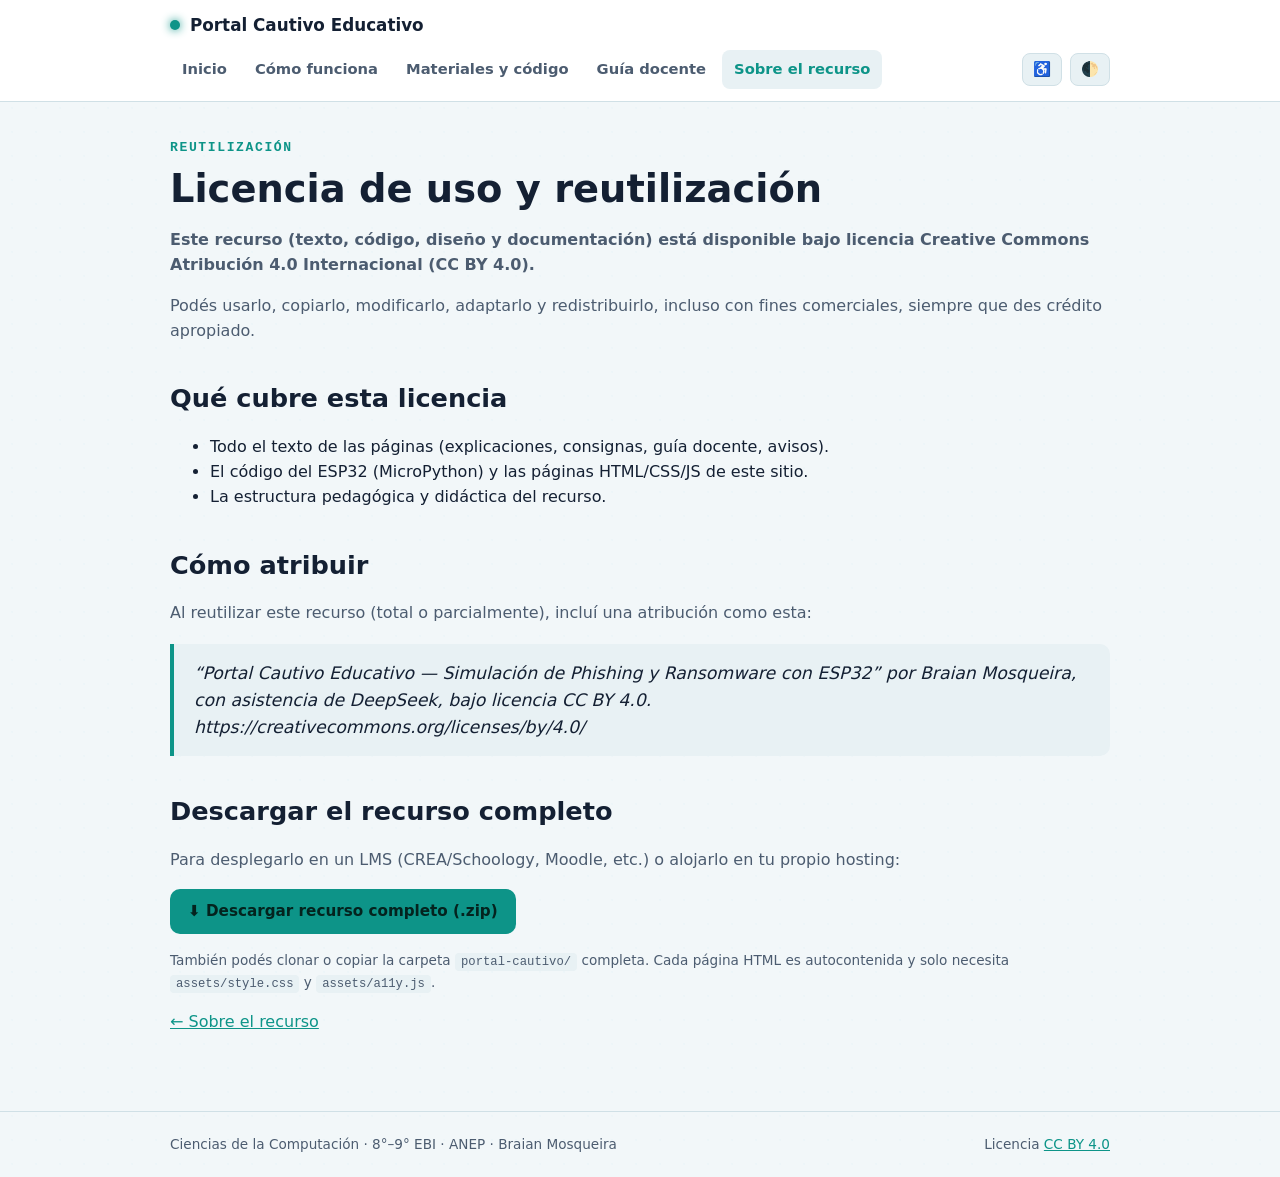
<file: licencia.html>
<!DOCTYPE html>
<html lang="es">
<head>
<meta charset="UTF-8">
<meta name="viewport" content="width=device-width, initial-scale=1.0">
<script>if(new URLSearchParams(location.search).has("embed")){document.documentElement.classList.add("embed");}</script>
<title>Licencia — Portal Cautivo Educativo</title>
<link rel="stylesheet" href="assets/style.css">
</head>
<body>
<header class="site">
  <div class="nav-row">
    <a class="brand" href="index.html"><span class="dot"></span>Portal Cautivo Educativo</a>
    <nav class="links">
      <a href="index.html">Inicio</a>
      <a href="como-funciona.html">Cómo funciona</a>
      <a href="materiales.html">Materiales y código</a>
      <a href="guia-docente.html">Guía docente</a>
      <a href="recursos-docentes.html" class="active">Sobre el recurso</a>
    </nav>
    <div class="header-actions">
      <button class="icon-btn" id="a11y-toggle" aria-label="Abrir panel de accesibilidad" aria-expanded="false" title="Accesibilidad">♿</button>
      <button class="icon-btn" onclick="cycleTheme()" title="Cambiar tema" aria-label="Cambiar tema">🌓</button>
    </div>
  </div>
  <div class="a11y-panel" id="a11y-panel" role="dialog" aria-label="Opciones de accesibilidad">
    <h3>Accesibilidad</h3>
    <div class="a11y-group"><label>Tema</label><div class="a11y-btns"><button type="button" data-theme="light">Claro</button><button type="button" data-theme="dark">Oscuro</button><button type="button" data-theme="contrast">Alto contraste</button></div></div>
    <div class="a11y-group"><label>Tamaño de texto</label><div class="a11y-btns"><button type="button" data-fs="sm">A−</button><button type="button" data-fs="md">A</button><button type="button" data-fs="lg">A+</button><button type="button" data-fs="xl">A++</button></div></div>
    <div class="a11y-group"><label>Lectura</label><div class="a11y-btns"><button type="button" data-dyslexia="off">Normal</button><button type="button" data-dyslexia="on">Dislexia</button></div></div>
    <div class="a11y-group"><label>Movimiento</label><div class="a11y-btns"><button type="button" data-motion="off">Normal</button><button type="button" data-motion="on">Reducir</button></div></div>
  </div>
</header>

<main>
  <div class="container">
    <p class="eyebrow">Reutilización</p>
    <h1>Licencia de uso y reutilización</h1>

    <p><strong>Este recurso (texto, código, diseño y documentación) está disponible bajo licencia Creative Commons Atribución 4.0 Internacional (CC BY 4.0).</strong></p>
    <p>Podés usarlo, copiarlo, modificarlo, adaptarlo y redistribuirlo, incluso con fines comerciales, siempre que des crédito apropiado.</p>

    <h2>Qué cubre esta licencia</h2>
    <ul>
      <li>Todo el texto de las páginas (explicaciones, consignas, guía docente, avisos).</li>
      <li>El código del ESP32 (MicroPython) y las páginas HTML/CSS/JS de este sitio.</li>
      <li>La estructura pedagógica y didáctica del recurso.</li>
    </ul>

    <h2>Cómo atribuir</h2>
    <p>Al reutilizar este recurso (total o parcialmente), incluí una atribución como esta:</p>
    <blockquote class="question">
      “Portal Cautivo Educativo — Simulación de Phishing y Ransomware con ESP32” por Braian Mosqueira, con asistencia de DeepSeek, bajo licencia CC BY 4.0.<br>
      https://creativecommons.org/licenses/by/4.0/
    </blockquote>

    <h2>Descargar el recurso completo</h2>
    <p>Para desplegarlo en un LMS (CREA/Schoology, Moodle, etc.) o alojarlo en tu propio hosting:</p>
    <p><a class="btn" href="../ESP32-Ciberseguridad-Educativo-Braian-Mosqueira.zip">⬇ Descargar recurso completo (.zip)</a></p>
    <p class="small">También podés clonar o copiar la carpeta <code class="inline">portal-cautivo/</code> completa. Cada página HTML es autocontenida y solo necesita <code class="inline">assets/style.css</code> y <code class="inline">assets/a11y.js</code>.</p>

    <p><a href="recursos-docentes.html">← Sobre el recurso</a></p>
  </div>
</main>

<footer class="site">
  <div class="container">
    <span>Ciencias de la Computación · 8°–9° EBI · ANEP · Braian Mosqueira</span>
    <span>Licencia <a href="licencia.html">CC BY 4.0</a></span>
  </div>
</footer>
<script src="assets/a11y.js"></script>
</body>
</html>
</file>
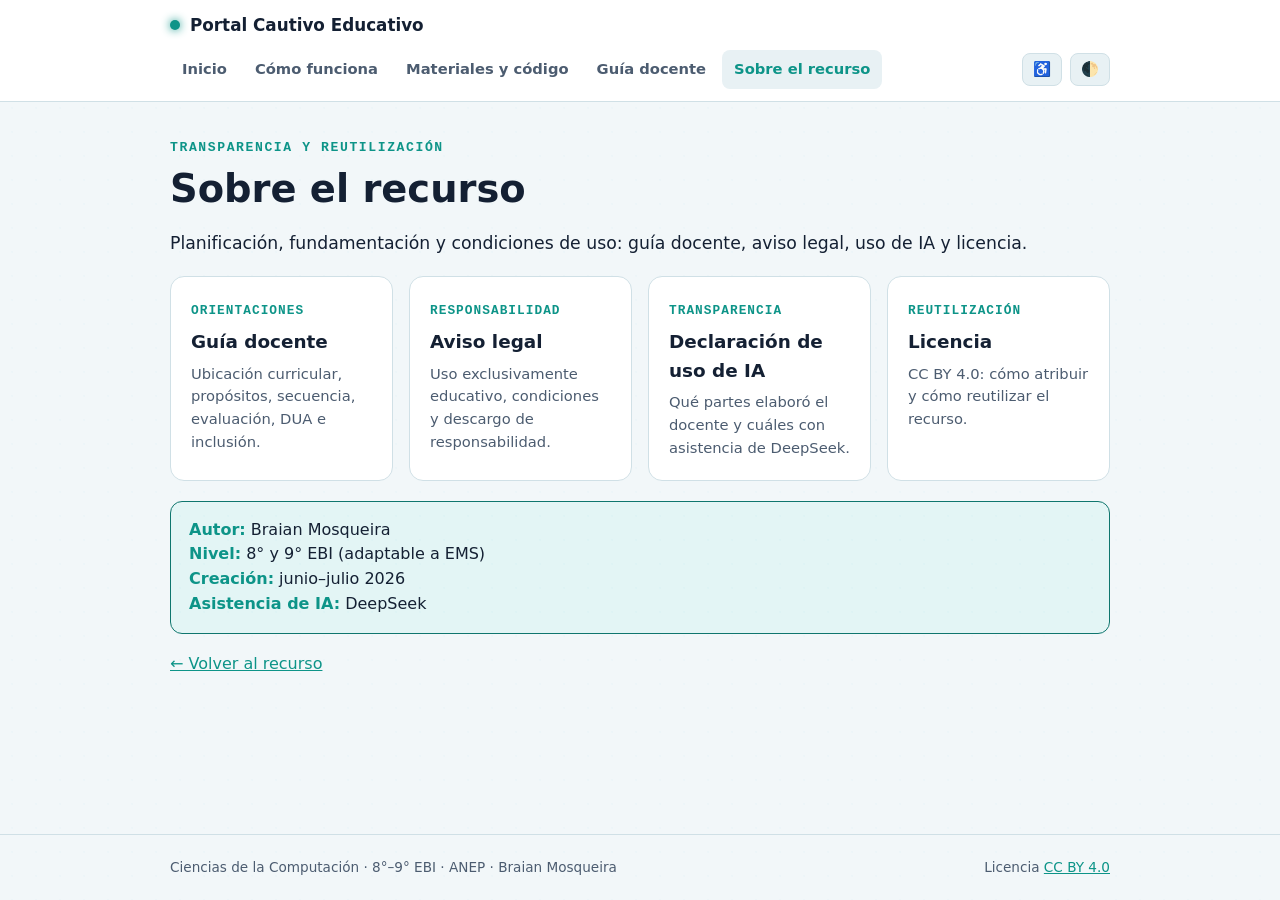
<file: recursos-docentes.html>
<!DOCTYPE html>
<html lang="es">
<head>
<meta charset="UTF-8">
<meta name="viewport" content="width=device-width, initial-scale=1.0">
<script>if(new URLSearchParams(location.search).has("embed")){document.documentElement.classList.add("embed");}</script>
<title>Sobre el recurso — Portal Cautivo Educativo</title>
<link rel="stylesheet" href="assets/style.css">
</head>
<body>
<header class="site">
  <div class="nav-row">
    <a class="brand" href="index.html"><span class="dot"></span>Portal Cautivo Educativo</a>
    <nav class="links">
      <a href="index.html">Inicio</a>
      <a href="como-funciona.html">Cómo funciona</a>
      <a href="materiales.html">Materiales y código</a>
      <a href="guia-docente.html">Guía docente</a>
      <a href="recursos-docentes.html" class="active">Sobre el recurso</a>
    </nav>
    <div class="header-actions">
      <button class="icon-btn" id="a11y-toggle" aria-label="Abrir panel de accesibilidad" aria-expanded="false" title="Accesibilidad">♿</button>
      <button class="icon-btn" onclick="cycleTheme()" title="Cambiar tema" aria-label="Cambiar tema">🌓</button>
    </div>
  </div>
  <div class="a11y-panel" id="a11y-panel" role="dialog" aria-label="Opciones de accesibilidad">
    <h3>Accesibilidad</h3>
    <div class="a11y-group"><label>Tema</label><div class="a11y-btns"><button type="button" data-theme="light">Claro</button><button type="button" data-theme="dark">Oscuro</button><button type="button" data-theme="contrast">Alto contraste</button></div></div>
    <div class="a11y-group"><label>Tamaño de texto</label><div class="a11y-btns"><button type="button" data-fs="sm">A−</button><button type="button" data-fs="md">A</button><button type="button" data-fs="lg">A+</button><button type="button" data-fs="xl">A++</button></div></div>
    <div class="a11y-group"><label>Lectura</label><div class="a11y-btns"><button type="button" data-dyslexia="off">Normal</button><button type="button" data-dyslexia="on">Dislexia</button></div></div>
    <div class="a11y-group"><label>Movimiento</label><div class="a11y-btns"><button type="button" data-motion="off">Normal</button><button type="button" data-motion="on">Reducir</button></div></div>
  </div>
</header>

<main>
  <div class="container">
    <p class="eyebrow">Transparencia y reutilización</p>
    <h1>Sobre el recurso</h1>
    <p class="lead">Planificación, fundamentación y condiciones de uso: guía docente, aviso legal, uso de IA y licencia.</p>

    <div class="grid">
      <a class="stage-card" href="guia-docente.html">
        <span class="stage-num">ORIENTACIONES</span>
        <h3>Guía docente</h3>
        <p>Ubicación curricular, propósitos, secuencia, evaluación, DUA e inclusión.</p>
      </a>
      <a class="stage-card" href="aviso-legal.html">
        <span class="stage-num">RESPONSABILIDAD</span>
        <h3>Aviso legal</h3>
        <p>Uso exclusivamente educativo, condiciones y descargo de responsabilidad.</p>
      </a>
      <a class="stage-card" href="declaracion-ia.html">
        <span class="stage-num">TRANSPARENCIA</span>
        <h3>Declaración de uso de IA</h3>
        <p>Qué partes elaboró el docente y cuáles con asistencia de DeepSeek.</p>
      </a>
      <a class="stage-card" href="licencia.html">
        <span class="stage-num">REUTILIZACIÓN</span>
        <h3>Licencia</h3>
        <p>CC BY 4.0: cómo atribuir y cómo reutilizar el recurso.</p>
      </a>
    </div>

    <div class="callout">
      <strong>Autor:</strong> Braian Mosqueira<br>
      <strong>Nivel:</strong> 8° y 9° EBI (adaptable a EMS)<br>
      <strong>Creación:</strong> junio–julio 2026<br>
      <strong>Asistencia de IA:</strong> DeepSeek
    </div>

    <p><a href="index.html">← Volver al recurso</a></p>
  </div>
</main>

<footer class="site">
  <div class="container">
    <span>Ciencias de la Computación · 8°–9° EBI · ANEP · Braian Mosqueira</span>
    <span>Licencia <a href="licencia.html">CC BY 4.0</a></span>
  </div>
</footer>
<script src="assets/a11y.js"></script>
</body>
</html>
</file>
<file: assets/style.css>
/* Portal Cautivo Educativo — Braian Mosqueira
   Estilo inspirado en Misión: Mensaje Secreto (G. Farías)
   + panel de accesibilidad (tema, tamaño, contraste, dislexia, movimiento) */

:root {
  --bg: #0c1219;
  --bg-elev: #141c28;
  --bg-elev-2: #1a2535;
  --text: #e8edf4;
  --text-dim: #a9b6c6;
  --accent: #4ecdc4;
  --accent-dim: #2a9d94;
  --accent-2: #f0b429;
  --danger: #ef5f6b;
  --ok: #4fd67a;
  --border: #243040;
  --mono: "Courier New", ui-monospace, Consolas, monospace;
  --sans: "Segoe UI", system-ui, -apple-system, sans-serif;
  --radius: 14px;
  --shadow: 0 8px 24px rgba(0,0,0,.35);
  --fs-base: 1rem;
  --lh: 1.55;
  --letter: 0;
  --word: 0;
}

:root[data-theme="light"] {
  --bg: #f2f7f9;
  --bg-elev: #ffffff;
  --bg-elev-2: #e8f1f4;
  --text: #142033;
  --text-dim: #4c5c70;
  --accent: #0d9488;
  --accent-dim: #0f766e;
  --accent-2: #b3760a;
  --danger: #c62839;
  --ok: #1f8a4c;
  --border: #d0e0e6;
  --shadow: 0 8px 24px rgba(20,32,51,.10);
}

:root[data-theme="contrast"] {
  --bg: #000000;
  --bg-elev: #0a0a0a;
  --bg-elev-2: #141414;
  --text: #ffffff;
  --text-dim: #eeeeee;
  --accent: #ffff00;
  --accent-dim: #cccc00;
  --accent-2: #00ffff;
  --danger: #ff4444;
  --ok: #00ff00;
  --border: #ffffff;
  --shadow: none;
}

@media (prefers-color-scheme: light) {
  :root:not([data-theme="dark"]):not([data-theme="contrast"]) {
    --bg: #f2f7f9;
    --bg-elev: #ffffff;
    --bg-elev-2: #e8f1f4;
    --text: #142033;
    --text-dim: #4c5c70;
    --accent: #0d9488;
    --accent-dim: #0f766e;
    --accent-2: #b3760a;
    --danger: #c62839;
    --ok: #1f8a4c;
    --border: #d0e0e6;
    --shadow: 0 8px 24px rgba(20,32,51,.10);
  }
}

/* Tamaño de fuente */
:root[data-fs="sm"] { --fs-base: 0.9rem; }
:root[data-fs="md"] { --fs-base: 1rem; }
:root[data-fs="lg"] { --fs-base: 1.15rem; }
:root[data-fs="xl"] { --fs-base: 1.3rem; }

/* Dislexia: fuente más legible + más espacio */
:root[data-dyslexia="on"] {
  --sans: "Comic Sans MS", "OpenDyslexic", "Segoe UI", system-ui, sans-serif;
  --lh: 1.8;
  --letter: 0.04em;
  --word: 0.12em;
}

/* Reducir movimiento (epilepsia / vestibular) */
:root[data-reduce-motion="on"] *,
:root[data-reduce-motion="on"] *::before,
:root[data-reduce-motion="on"] *::after {
  animation-duration: 0.01ms !important;
  animation-iteration-count: 1 !important;
  transition-duration: 0.01ms !important;
  scroll-behavior: auto !important;
}

* { box-sizing: border-box; }

html, body {
  margin: 0;
  padding: 0;
  background: var(--bg);
  color: var(--text);
  font-family: var(--sans);
  font-size: var(--fs-base);
  line-height: var(--lh);
  letter-spacing: var(--letter);
  word-spacing: var(--word);
  scroll-behavior: smooth;
}

body {
  min-height: 100vh;
  display: flex;
  flex-direction: column;
  background-color: var(--bg);
  background-image: radial-gradient(circle, rgba(156,222,242,0.06) 1px, transparent 1.4px);
  background-size: 24px 24px;
}

a { color: var(--accent); }
a:hover { color: var(--accent-2); }

.container {
  width: 100%;
  max-width: 980px;
  margin: 0 auto;
  padding: 0 20px;
}

/* ---------- Header / nav ---------- */
header.site {
  border-bottom: 1px solid var(--border);
  background: var(--bg-elev);
  position: sticky;
  top: 0;
  z-index: 20;
}

.nav-row {
  display: flex;
  align-items: center;
  justify-content: space-between;
  gap: 12px;
  padding: 12px 20px;
  max-width: 980px;
  margin: 0 auto;
  flex-wrap: wrap;
}

.brand {
  display: flex;
  align-items: center;
  gap: 10px;
  font-weight: 700;
  text-decoration: none;
  color: var(--text);
  font-size: 1.05rem;
  white-space: nowrap;
}

.brand .dot {
  width: 10px; height: 10px;
  border-radius: 50%;
  background: var(--accent);
  box-shadow: 0 0 10px var(--accent);
  flex: none;
}

nav.links {
  display: flex;
  gap: 4px;
  flex-wrap: wrap;
}

nav.links a {
  text-decoration: none;
  color: var(--text-dim);
  padding: 8px 12px;
  border-radius: 8px;
  font-size: .92rem;
  font-weight: 600;
  white-space: nowrap;
}

nav.links a:hover { background: var(--bg-elev-2); color: var(--text); }
nav.links a.active { color: var(--accent); background: var(--bg-elev-2); }

.header-actions {
  display: flex;
  gap: 8px;
  align-items: center;
}

.icon-btn {
  border: 1px solid var(--border);
  background: var(--bg-elev-2);
  color: var(--text);
  border-radius: 8px;
  padding: 8px 10px;
  cursor: pointer;
  font-size: .9rem;
  flex: none;
  line-height: 1;
}

.icon-btn:hover { border-color: var(--accent); color: var(--accent); }
.icon-btn[aria-expanded="true"] { background: var(--accent); color: #04231e; border-color: var(--accent); }

/* ---------- Panel de accesibilidad ---------- */
.a11y-panel {
  display: none;
  position: absolute;
  right: 20px;
  top: 60px;
  width: min(320px, calc(100vw - 40px));
  background: var(--bg-elev);
  border: 1px solid var(--border);
  border-radius: var(--radius);
  box-shadow: var(--shadow);
  padding: 16px;
  z-index: 30;
}

.a11y-panel.open { display: block; }

.a11y-panel h3 {
  margin: 0 0 12px;
  font-size: 0.95rem;
  color: var(--accent);
}

.a11y-group {
  margin-bottom: 14px;
}

.a11y-group label {
  display: block;
  font-size: 0.8rem;
  font-weight: 700;
  color: var(--text-dim);
  margin-bottom: 6px;
}

.a11y-btns {
  display: flex;
  flex-wrap: wrap;
  gap: 6px;
}

.a11y-btns button {
  border: 1px solid var(--border);
  background: var(--bg-elev-2);
  color: var(--text);
  border-radius: 8px;
  padding: 6px 10px;
  font-size: 0.82rem;
  font-weight: 600;
  cursor: pointer;
}

.a11y-btns button.active {
  background: var(--accent);
  color: #04231e;
  border-color: var(--accent);
}

.a11y-btns button:hover { border-color: var(--accent); }

/* ---------- Main content ---------- */
main {
  flex: 1;
  padding: 36px 0 60px;
}

.eyebrow {
  color: var(--accent);
  font-family: var(--mono);
  font-size: .82rem;
  letter-spacing: .12em;
  text-transform: uppercase;
  font-weight: 700;
  margin: 0 0 8px;
}

h1 { font-size: clamp(1.7rem, 4vw, 2.4rem); margin: 0 0 14px; line-height: 1.2; color: var(--text); }
h2 { font-size: clamp(1.3rem, 3vw, 1.6rem); margin: 36px 0 12px; color: var(--text); }
h3 { font-size: 1.15rem; margin: 22px 0 8px; color: var(--text); }
p { color: var(--text-dim); }
p.lead { color: var(--text); font-size: 1.08rem; }

.card {
  background: var(--bg-elev);
  border: 1px solid var(--border);
  border-radius: var(--radius);
  padding: 22px;
  box-shadow: var(--shadow);
  margin-bottom: 18px;
}

.card h3 { margin-top: 0; color: var(--text); }

.grid {
  display: grid;
  grid-template-columns: repeat(auto-fit, minmax(220px, 1fr));
  gap: 16px;
  margin: 20px 0;
}

.stage-card {
  display: block;
  text-decoration: none;
  background: var(--bg-elev);
  border: 1px solid var(--border);
  border-radius: var(--radius);
  padding: 20px;
  color: var(--text);
  transition: transform .15s ease, border-color .15s ease;
}

.stage-card:hover { transform: translateY(-3px); border-color: var(--accent); }

.stage-num {
  font-family: var(--mono);
  color: var(--accent);
  font-size: .8rem;
  font-weight: 700;
  letter-spacing: .08em;
}

.stage-card h3 { margin: 6px 0 6px; }
.stage-card p { margin: 0; font-size: .92rem; }

.badge {
  display: inline-block;
  font-family: var(--mono);
  font-size: .72rem;
  font-weight: 700;
  padding: 3px 9px;
  border-radius: 999px;
  background: var(--bg-elev-2);
  color: var(--accent);
  border: 1px solid var(--border);
  margin: 2px 6px 2px 0;
}

blockquote.question {
  margin: 18px 0;
  padding: 16px 20px;
  border-left: 4px solid var(--accent);
  background: var(--bg-elev-2);
  border-radius: 0 10px 10px 0;
  font-size: 1.08rem;
  font-style: italic;
  color: var(--text);
}

/* ---------- Buttons ---------- */
.btn {
  display: inline-flex;
  align-items: center;
  gap: 8px;
  border: none;
  background: var(--accent);
  color: #04231e;
  font-weight: 700;
  padding: 11px 18px;
  border-radius: 10px;
  cursor: pointer;
  font-size: .95rem;
  text-decoration: none;
}

.btn:hover { background: var(--accent-2); color: #241a02; }
.btn.secondary { background: var(--bg-elev-2); color: var(--text); border: 1px solid var(--border); }
.btn.secondary:hover { background: var(--bg-elev); color: var(--accent); }
.btn:disabled { opacity: .5; cursor: not-allowed; }
.btn-row { display: flex; gap: 10px; flex-wrap: wrap; margin: 14px 0; }

/* ---------- Callouts ---------- */
.callout {
  border: 1px solid var(--accent-dim);
  background: rgba(53,208,186,.08);
  border-radius: 12px;
  padding: 16px 18px;
  margin: 18px 0;
}
.callout.warn { border-color: var(--accent-2); background: rgba(240,180,41,.08); }
.callout.danger { border-color: var(--danger); background: rgba(239,95,107,.08); }
.callout strong { color: var(--accent); }
.callout.warn strong { color: var(--accent-2); }
.callout.danger strong { color: var(--danger); }

.small { font-size: .85rem; color: var(--text-dim); }
hr.sep { border: none; border-top: 1px solid var(--border); margin: 32px 0; }

/* ---------- Tables ---------- */
table {
  width: 100%;
  border-collapse: collapse;
  margin: 18px 0;
  font-size: .9rem;
}
th, td {
  border: 1px solid var(--border);
  padding: 10px 12px;
  text-align: left;
  vertical-align: top;
}
th { background: var(--bg-elev-2); color: var(--accent); }
td { color: var(--text-dim); }

/* ---------- Images ---------- */
figure { margin: 20px 0; }
figure img {
  max-width: 100%;
  height: auto;
  border-radius: 12px;
  border: 1px solid var(--border);
  display: block;
}
figcaption {
  text-align: center;
  font-size: .82rem;
  color: var(--text-dim);
  margin-top: 8px;
  font-family: var(--mono);
}

/* ---------- Code ---------- */
pre, code {
  font-family: var(--mono);
}
pre {
  background: var(--bg-elev-2);
  border: 1px solid var(--border);
  border-radius: 10px;
  padding: 16px;
  overflow-x: auto;
  font-size: 0.82rem;
  line-height: 1.45;
  color: var(--text);
  max-height: 420px;
}
code.inline {
  background: var(--bg-elev-2);
  padding: 2px 6px;
  border-radius: 4px;
  font-size: 0.9em;
}

/* ---------- Steps ---------- */
.step {
  background: var(--bg-elev);
  border: 1px solid var(--border);
  border-radius: var(--radius);
  padding: 18px 20px;
  margin-bottom: 14px;
}
.step-num {
  display: inline-flex;
  align-items: center;
  justify-content: center;
  width: 28px;
  height: 28px;
  border-radius: 50%;
  background: var(--accent);
  color: #04231e;
  font-weight: 700;
  font-size: 0.85rem;
  margin-right: 8px;
}

/* ---------- Footer ---------- */
footer.site {
  border-top: 1px solid var(--border);
  padding: 22px 0;
  color: var(--text-dim);
  font-size: .85rem;
}
footer.site .container {
  display: flex;
  justify-content: space-between;
  gap: 12px;
  flex-wrap: wrap;
}

/* ---------- Embed mode ---------- */
html.embed header.site,
html.embed footer.site { display: none; }
html.embed main { padding-top: 12px; }
html.embed .a11y-panel { top: 12px; }

/* ---------- Details ---------- */
details {
  margin: 14px 0;
  border: 1px solid var(--border);
  border-radius: 10px;
  overflow: hidden;
}
summary {
  background: var(--bg-elev-2);
  padding: 12px 16px;
  cursor: pointer;
  font-weight: 700;
  color: var(--accent);
}
details[open] summary { border-bottom: 1px solid var(--border); }
details > *:not(summary) { padding: 0 16px 14px; }

/* Focus visible for accessibility */
:focus-visible {
  outline: 3px solid var(--accent);
  outline-offset: 2px;
}

@media (max-width: 640px) {
  .nav-row { padding: 10px 14px; }
  nav.links a { padding: 6px 8px; font-size: .85rem; }
  main { padding: 24px 0 48px; }
}
</file>
